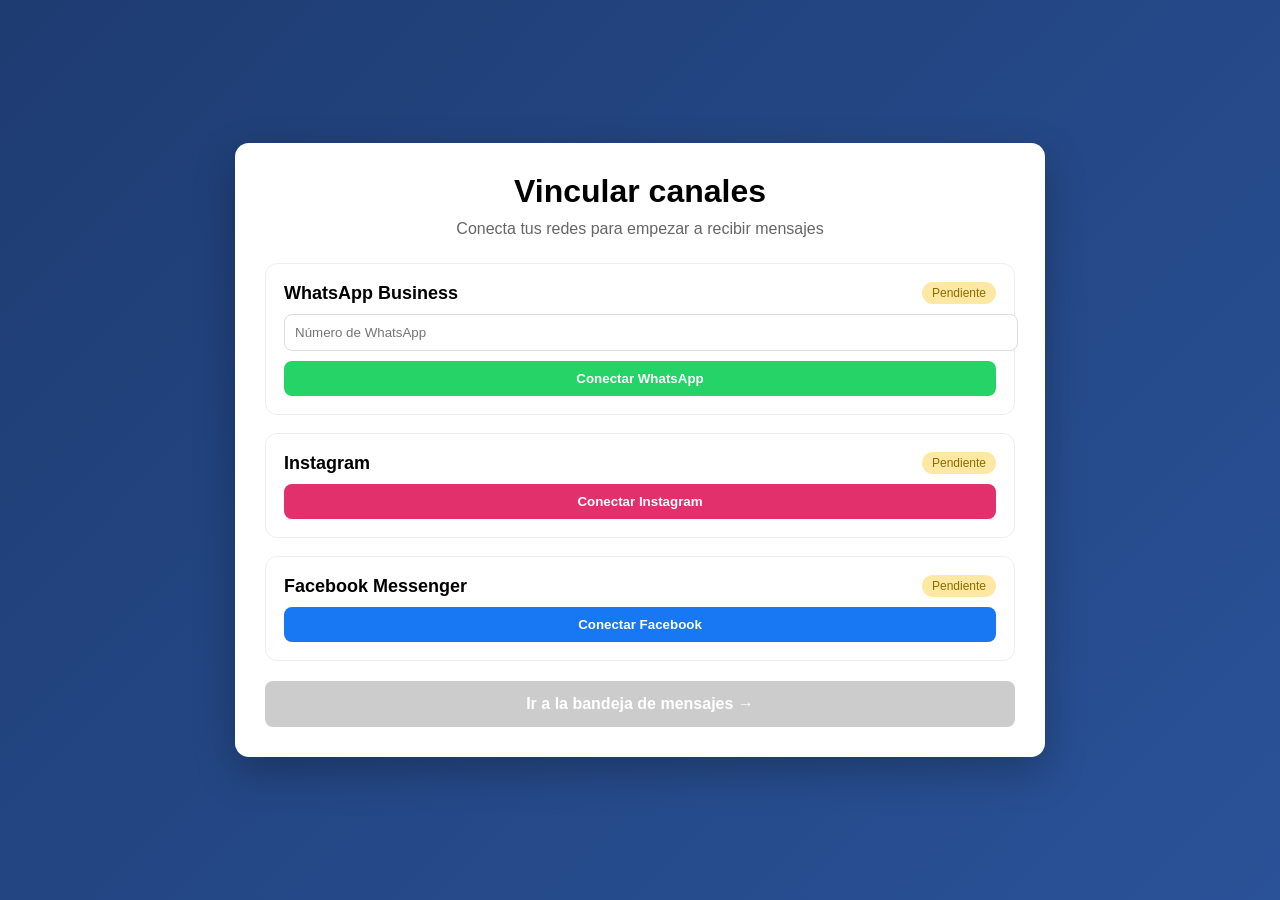
<file: omnicanal.html>
<!DOCTYPE html>
<html lang="es">
<head>
<meta charset="UTF-8">
<meta name="viewport" content="width=device-width, initial-scale=1.0">

<title>Vincular Redes</title>

<style>

/* ===== BASE ===== */

body{
margin:0;
font-family:Segoe UI, sans-serif;
background:linear-gradient(135deg,#1e3c72,#2a5298);
display:flex;
justify-content:center;
align-items:center;
min-height:100vh;
  transition:opacity .3s ease;
}

.panel{
background:white;
width:95%;
max-width:750px;
border-radius:14px;
padding:30px;
box-shadow:0 15px 40px rgba(0,0,0,.25);
animation:fade .4s ease;
}

@keyframes fade{
from{opacity:0;transform:translateY(10px);}
}

h1{
margin:0 0 10px;
text-align:center;
}

.subtitle{
text-align:center;
color:#666;
margin-bottom:25px;
}

/* ===== CARDS ===== */

.integration-card{
border:1px solid #eee;
border-radius:12px;
padding:18px;
margin-bottom:18px;
display:flex;
flex-direction:column;
gap:10px;
transition:.2s;
}

.integration-card:hover{
border-color:#2a5298;
transform:translateY(-2px);
}

.row{
display:flex;
justify-content:space-between;
align-items:center;
gap:10px;
}

.platform{
font-weight:bold;
font-size:18px;
}

.status{
padding:4px 10px;
border-radius:20px;
font-size:12px;
background:#eee;
}

.connected{
background:#c9f7d5;
color:#0a7a3c;
}

.pending{
background:#ffe8a3;
color:#8a6d00;
}

input{
width:100%;
padding:10px;
border-radius:8px;
border:1px solid #ddd;
}

/* ===== BUTTONS ===== */

button{
padding:10px 16px;
border:none;
border-radius:8px;
cursor:pointer;
font-weight:bold;
background:#2a5298;
color:white;
transition:.2s;
}

button:hover{
opacity:.9;
}

.connect{
background:#25D366;
}

.ig{
background:#E1306C;
}

.fb{
background:#1877F2;
}

/* ===== RESPONSIVE ===== */

@media(max-width:600px){
.row{
flex-direction:column;
align-items:flex-start;
}
}

.actions-footer{
margin-top:20px;
text-align:center;
}

#goInbox{
width:100%;
padding:14px;
font-size:16px;
background:#ccc;
cursor:not-allowed;
transition:.2s;
}

#goInbox.active{
background:#2a5298;
cursor:pointer;
}


</style>
</head>

<body>

<div class="panel">

<h1>Vincular canales</h1>
<div class="subtitle">
Conecta tus redes para empezar a recibir mensajes
</div>

<!-- WHATSAPP -->

<div class="integration-card">

<div class="row">
<div class="platform">WhatsApp Business</div>
<span class="status pending" id="waStatus">Pendiente</span>
</div>

<input placeholder="Número de WhatsApp" id="waInput">

<button class="connect" onclick="connectWA()">
Conectar WhatsApp
</button>

</div>

<!-- INSTAGRAM -->

<div class="integration-card">

<div class="row">
<div class="platform">Instagram</div>
<span class="status pending" id="igStatus">Pendiente</span>
</div>

<button class="ig" onclick="connectIG()">
Conectar Instagram
</button>

</div>

<!-- FACEBOOK -->

<div class="integration-card">

<div class="row">
<div class="platform">Facebook Messenger</div>
<span class="status pending" id="fbStatus">Pendiente</span>
</div>

<button class="fb" onclick="connectFB()">
Conectar Facebook
</button>

</div>
<div class="actions-footer">
  <button id="goInbox" disabled onclick="goToInbox()">
    Ir a la bandeja de mensajes →
  </button>
</div>

</div>






<script>

const status = {
  wa:false,
  ig:false,
  fb:false
};

function connectWA(){
const num=document.getElementById("waInput").value;
if(!num) return alert("Ingresa un número");

updateStatus("waStatus","wa");
}

function connectIG(){
updateStatus("igStatus","ig");
}

function connectFB(){
updateStatus("fbStatus","fb");
}

function updateStatus(id,key){

const el=document.getElementById(id);
el.textContent="Conectado";
el.classList.remove("pending");
el.classList.add("connected");

status[key]=true;

checkAllConnected();
}

function checkAllConnected(){

const ready = Object.values(status).every(v=>v);

const btn=document.getElementById("goInbox");

if(ready){
btn.disabled=false;
btn.classList.add("active");

/* 👉 auto redirección opcional */
setTimeout(()=>{
goToInbox();
},1200);

}
}

function goToInbox(){

  document.body.style.opacity="0";

  setTimeout(()=>{
    window.location.href="menssage.html";
  },300);

}




</script>

</body>
</html>
</file>
